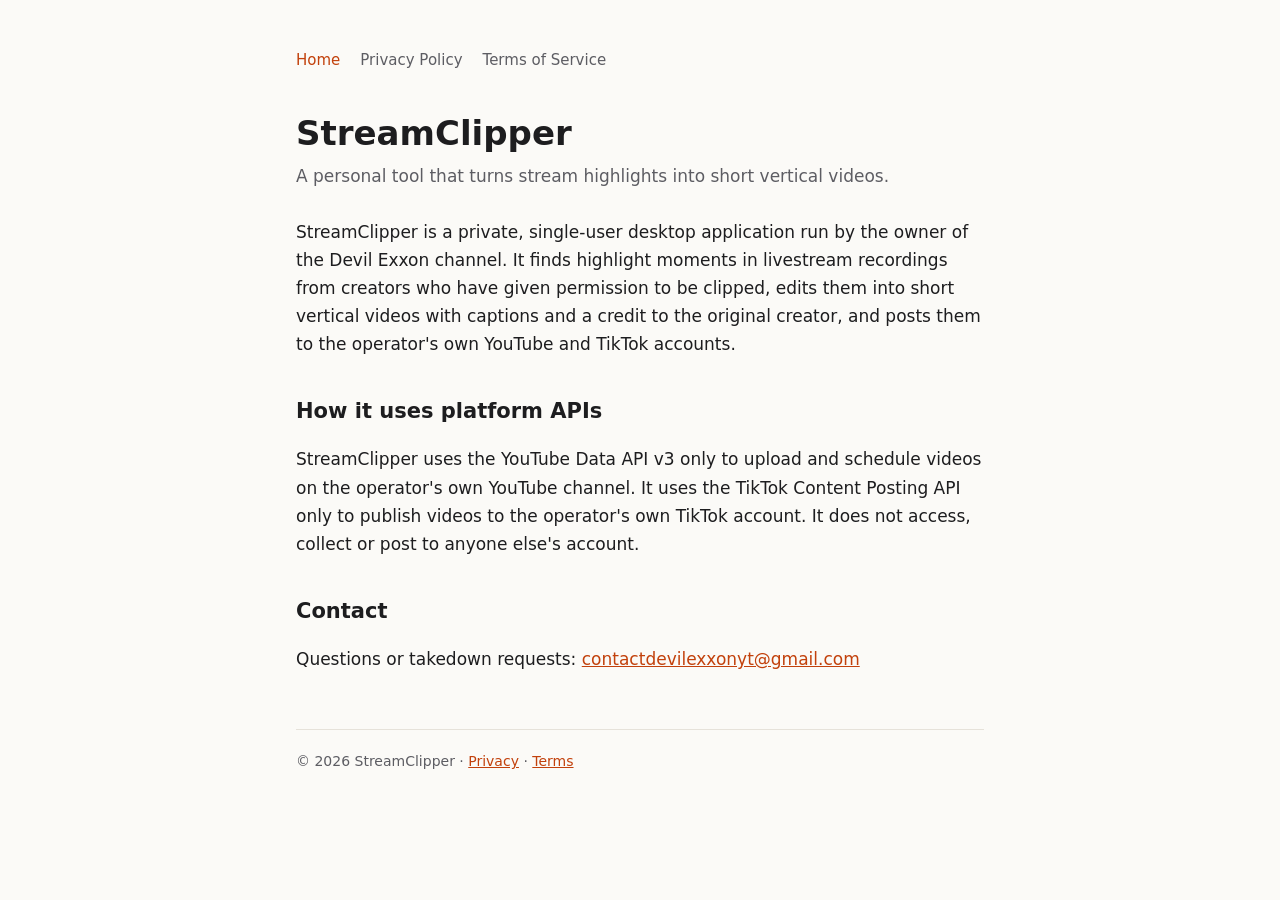
<file: index.html>
<!doctype html>
<html lang="en"><head><meta charset="utf-8"><meta name="viewport" content="width=device-width,initial-scale=1">
<title>StreamClipper</title><link rel="stylesheet" href="style.css"></head>
<body><main>
<nav><a href="./" aria-current="page">Home</a><a href="privacy.html">Privacy Policy</a><a href="terms.html">Terms of Service</a></nav>
<h1>StreamClipper</h1>
<p class="sub">A personal tool that turns stream highlights into short vertical videos.</p>
<p>StreamClipper is a private, single-user desktop application run by the owner of the Devil Exxon channel. It finds highlight moments in livestream recordings from creators who have given permission to be clipped, edits them into short vertical videos with captions and a credit to the original creator, and posts them to the operator's own YouTube and TikTok accounts.</p>
<h2>How it uses platform APIs</h2>
<p>StreamClipper uses the YouTube Data API v3 only to upload and schedule videos on the operator's own YouTube channel. It uses the TikTok Content Posting API only to publish videos to the operator's own TikTok account. It does not access, collect or post to anyone else's account.</p>
<h2>Contact</h2>
<p>Questions or takedown requests: <a href="mailto:contactdevilexxonyt@gmail.com">contactdevilexxonyt@gmail.com</a></p>
<footer>© 2026 StreamClipper · <a href="privacy.html">Privacy</a> · <a href="terms.html">Terms</a></footer>
</main></body></html>
</file>
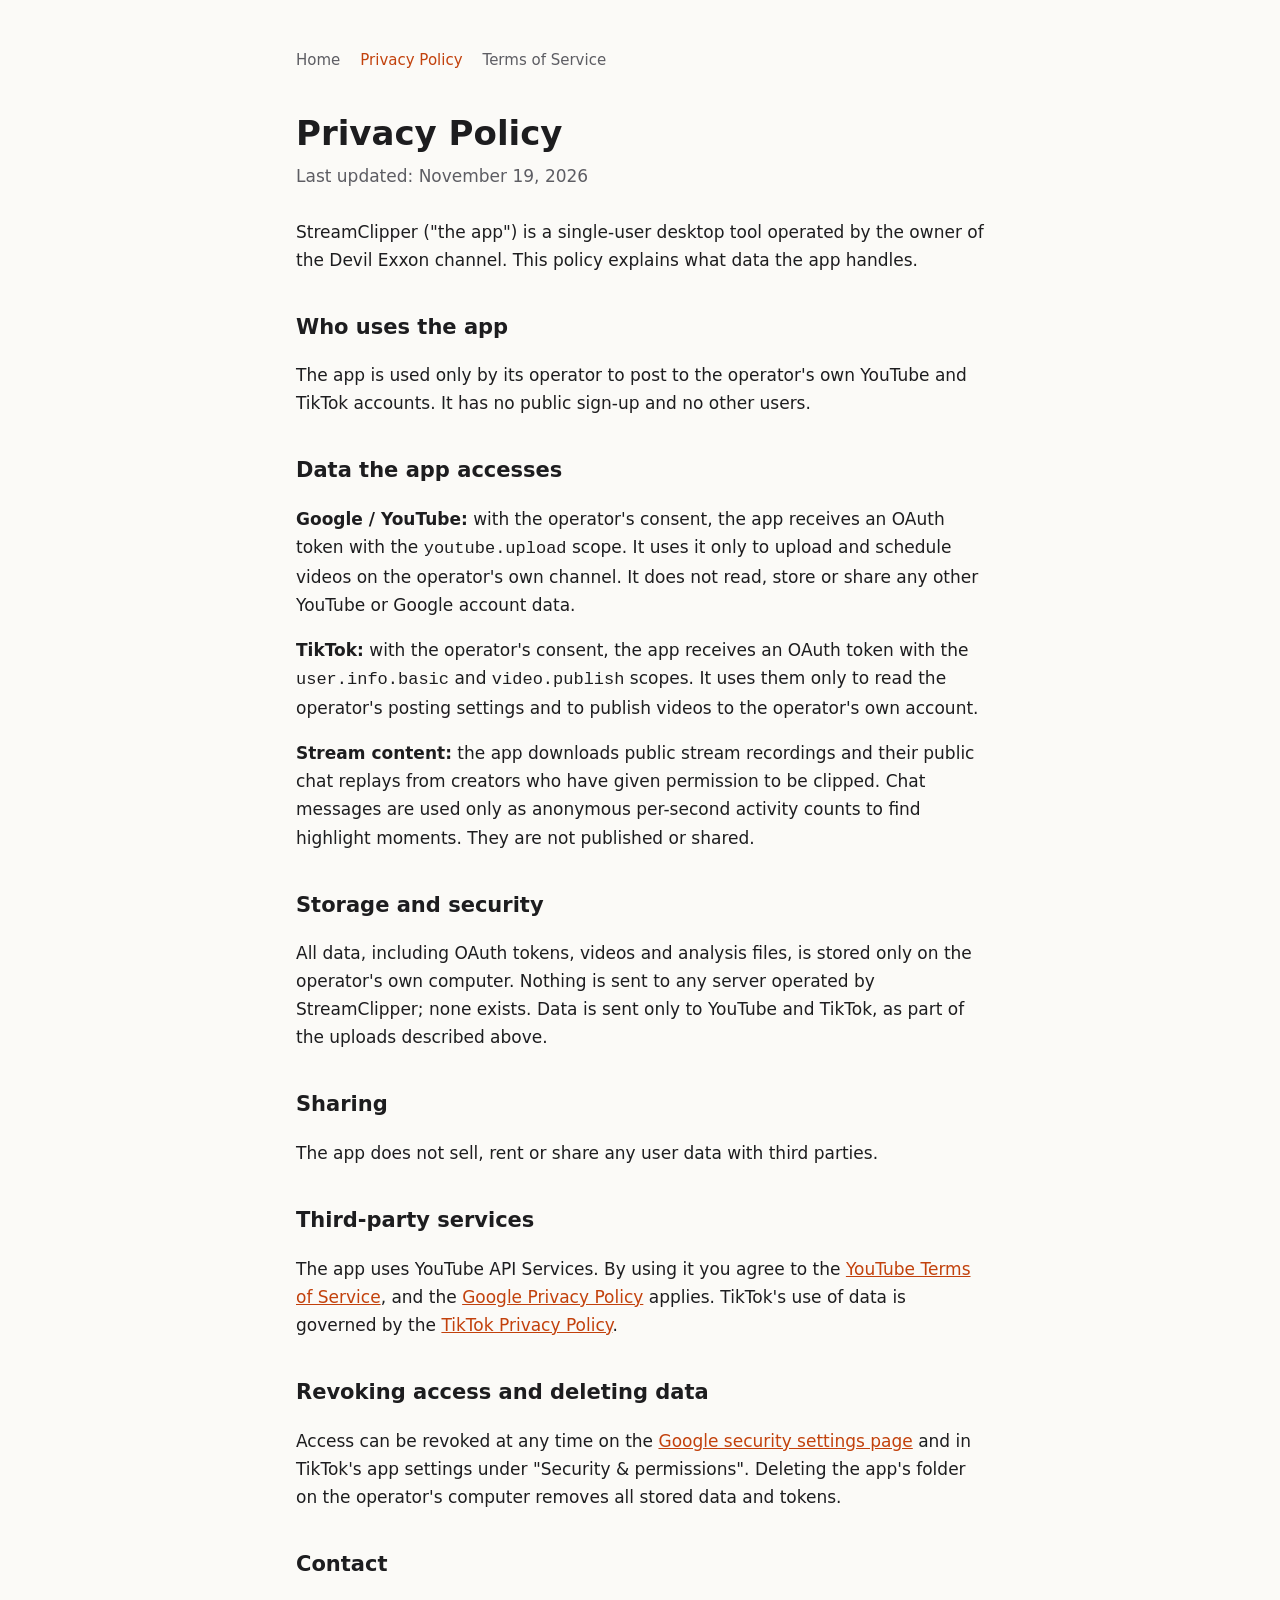
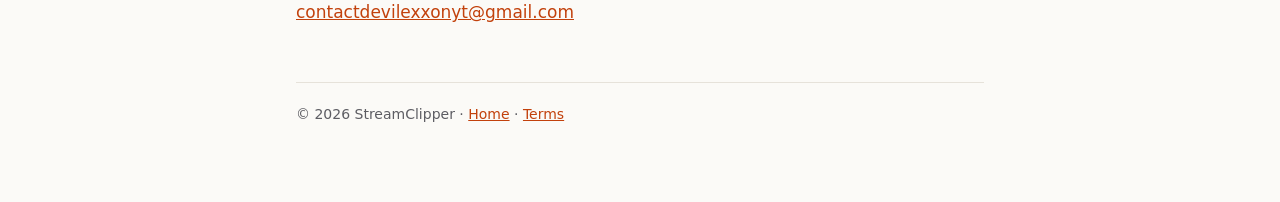
<file: privacy.html>
<!doctype html>
<html lang="en"><head><meta charset="utf-8"><meta name="viewport" content="width=device-width,initial-scale=1">
<title>Privacy Policy</title><link rel="stylesheet" href="style.css"></head>
<body><main>
<nav><a href="./">Home</a><a href="privacy.html" aria-current="page">Privacy Policy</a><a href="terms.html">Terms of Service</a></nav>
<h1>Privacy Policy</h1>
<p class="sub">Last updated: November 19, 2026</p>
<p>StreamClipper ("the app") is a single-user desktop tool operated by the owner of the Devil Exxon channel. This policy explains what data the app handles.</p>
<h2>Who uses the app</h2>
<p>The app is used only by its operator to post to the operator's own YouTube and TikTok accounts. It has no public sign-up and no other users.</p>
<h2>Data the app accesses</h2>
<p><strong>Google / YouTube:</strong> with the operator's consent, the app receives an OAuth token with the <code>youtube.upload</code> scope. It uses it only to upload and schedule videos on the operator's own channel. It does not read, store or share any other YouTube or Google account data.</p>
<p><strong>TikTok:</strong> with the operator's consent, the app receives an OAuth token with the <code>user.info.basic</code> and <code>video.publish</code> scopes. It uses them only to read the operator's posting settings and to publish videos to the operator's own account.</p>
<p><strong>Stream content:</strong> the app downloads public stream recordings and their public chat replays from creators who have given permission to be clipped. Chat messages are used only as anonymous per-second activity counts to find highlight moments. They are not published or shared.</p>
<h2>Storage and security</h2>
<p>All data, including OAuth tokens, videos and analysis files, is stored only on the operator's own computer. Nothing is sent to any server operated by StreamClipper; none exists. Data is sent only to YouTube and TikTok, as part of the uploads described above.</p>
<h2>Sharing</h2>
<p>The app does not sell, rent or share any user data with third parties.</p>
<h2>Third-party services</h2>
<p>The app uses YouTube API Services. By using it you agree to the <a href="https://www.youtube.com/t/terms">YouTube Terms of Service</a>, and the <a href="https://policies.google.com/privacy">Google Privacy Policy</a> applies. TikTok's use of data is governed by the <a href="https://www.tiktok.com/legal/privacy-policy">TikTok Privacy Policy</a>.</p>
<h2>Revoking access and deleting data</h2>
<p>Access can be revoked at any time on the <a href="https://myaccount.google.com/permissions">Google security settings page</a> and in TikTok's app settings under "Security & permissions". Deleting the app's folder on the operator's computer removes all stored data and tokens.</p>
<h2>Contact</h2>
<p><a href="mailto:contactdevilexxonyt@gmail.com">contactdevilexxonyt@gmail.com</a></p>
<footer>© 2026 StreamClipper · <a href="./">Home</a> · <a href="terms.html">Terms</a></footer>
</main></body></html>
</file>
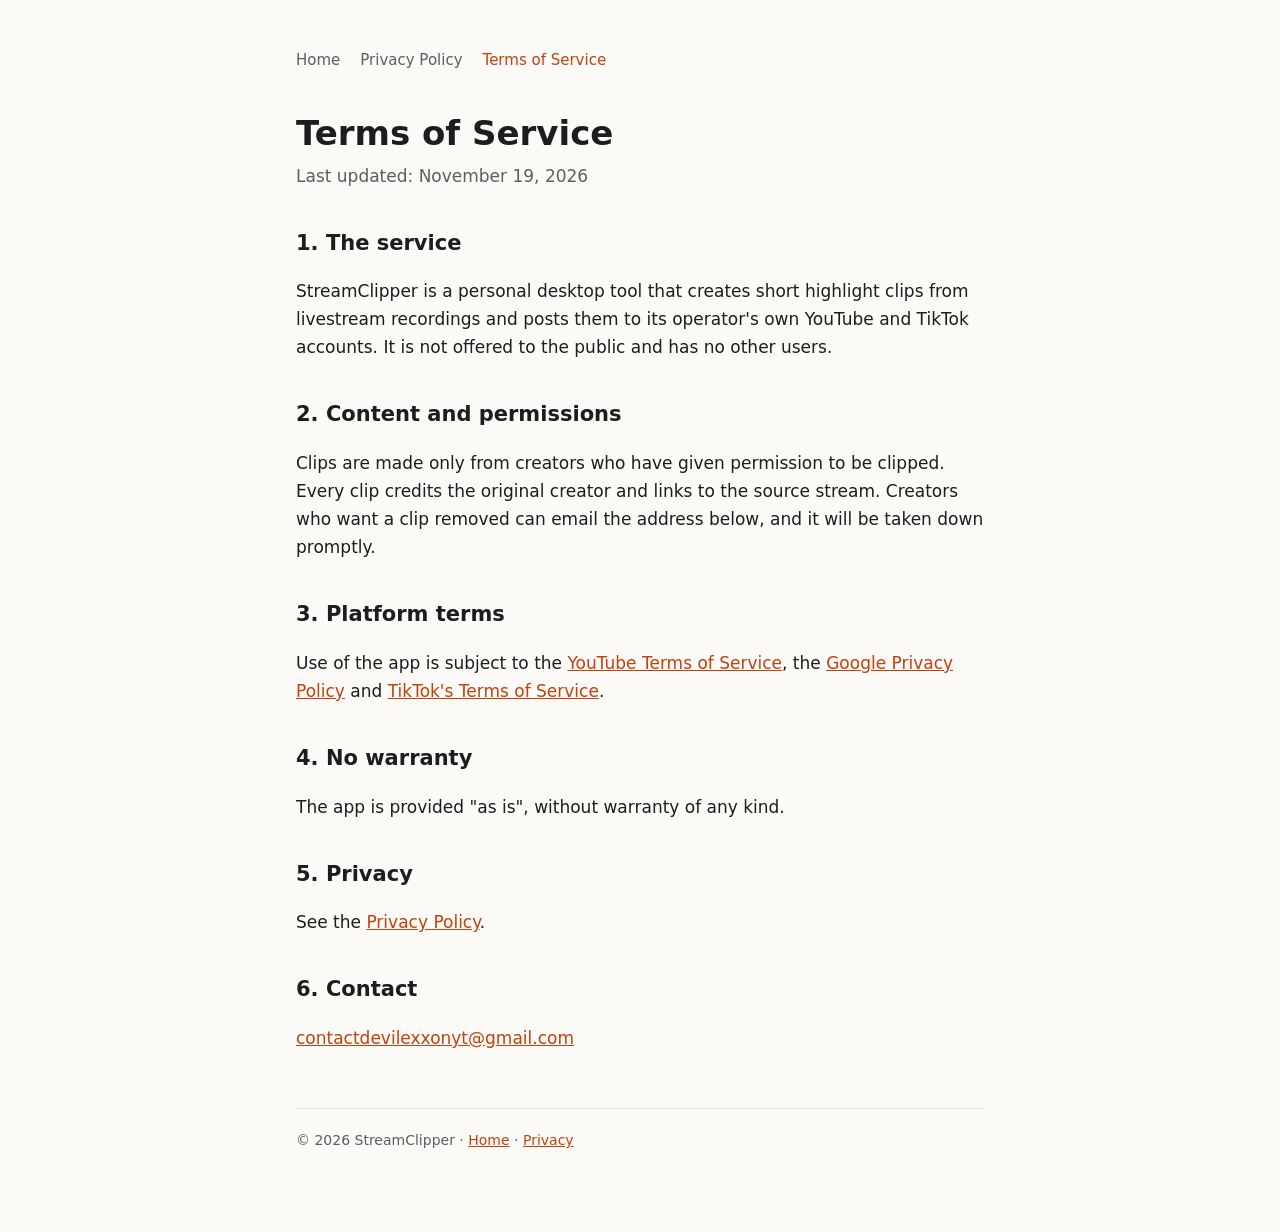
<file: terms.html>
<!doctype html>
<html lang="en"><head><meta charset="utf-8"><meta name="viewport" content="width=device-width,initial-scale=1">
<title>Terms of Service</title><link rel="stylesheet" href="style.css"></head>
<body><main>
<nav><a href="./">Home</a><a href="privacy.html">Privacy Policy</a><a href="terms.html" aria-current="page">Terms of Service</a></nav>
<h1>Terms of Service</h1>
<p class="sub">Last updated: November 19, 2026</p>
<h2>1. The service</h2>
<p>StreamClipper is a personal desktop tool that creates short highlight clips from livestream recordings and posts them to its operator's own YouTube and TikTok accounts. It is not offered to the public and has no other users.</p>
<h2>2. Content and permissions</h2>
<p>Clips are made only from creators who have given permission to be clipped. Every clip credits the original creator and links to the source stream. Creators who want a clip removed can email the address below, and it will be taken down promptly.</p>
<h2>3. Platform terms</h2>
<p>Use of the app is subject to the <a href="https://www.youtube.com/t/terms">YouTube Terms of Service</a>, the <a href="https://policies.google.com/privacy">Google Privacy Policy</a> and <a href="https://www.tiktok.com/legal/terms-of-service">TikTok's Terms of Service</a>.</p>
<h2>4. No warranty</h2>
<p>The app is provided "as is", without warranty of any kind.</p>
<h2>5. Privacy</h2>
<p>See the <a href="privacy.html">Privacy Policy</a>.</p>
<h2>6. Contact</h2>
<p><a href="mailto:contactdevilexxonyt@gmail.com">contactdevilexxonyt@gmail.com</a></p>
<footer>© 2026 StreamClipper · <a href="./">Home</a> · <a href="privacy.html">Privacy</a></footer>
</main></body></html>
</file>
<file: style.css>
:root{--bg:#fbfaf7;--fg:#1d1d1f;--muted:#5d5d63;--accent:#c2410c;--line:#e6e2da}
@media (prefers-color-scheme:dark){:root{--bg:#141416;--fg:#ececee;--muted:#a3a3aa;--accent:#fb923c;--line:#2a2a2e}}
*{box-sizing:border-box}
body{margin:0;background:var(--bg);color:var(--fg);font:17px/1.65 system-ui,-apple-system,"Segoe UI",sans-serif}
main{max-width:720px;margin:0 auto;padding:48px 16px 80px}
nav{display:flex;gap:20px;font-size:15px;margin-bottom:40px;flex-wrap:wrap}
nav a{color:var(--muted);text-decoration:none}nav a:hover,nav a[aria-current]{color:var(--accent)}
h1{font-size:34px;line-height:1.2;margin:0 0 8px}h2{font-size:21px;margin:36px 0 8px}
.sub{color:var(--muted);margin:0 0 28px}a{color:var(--accent)}
footer{margin-top:56px;padding-top:20px;border-top:1px solid var(--line);color:var(--muted);font-size:14px}
</file>
